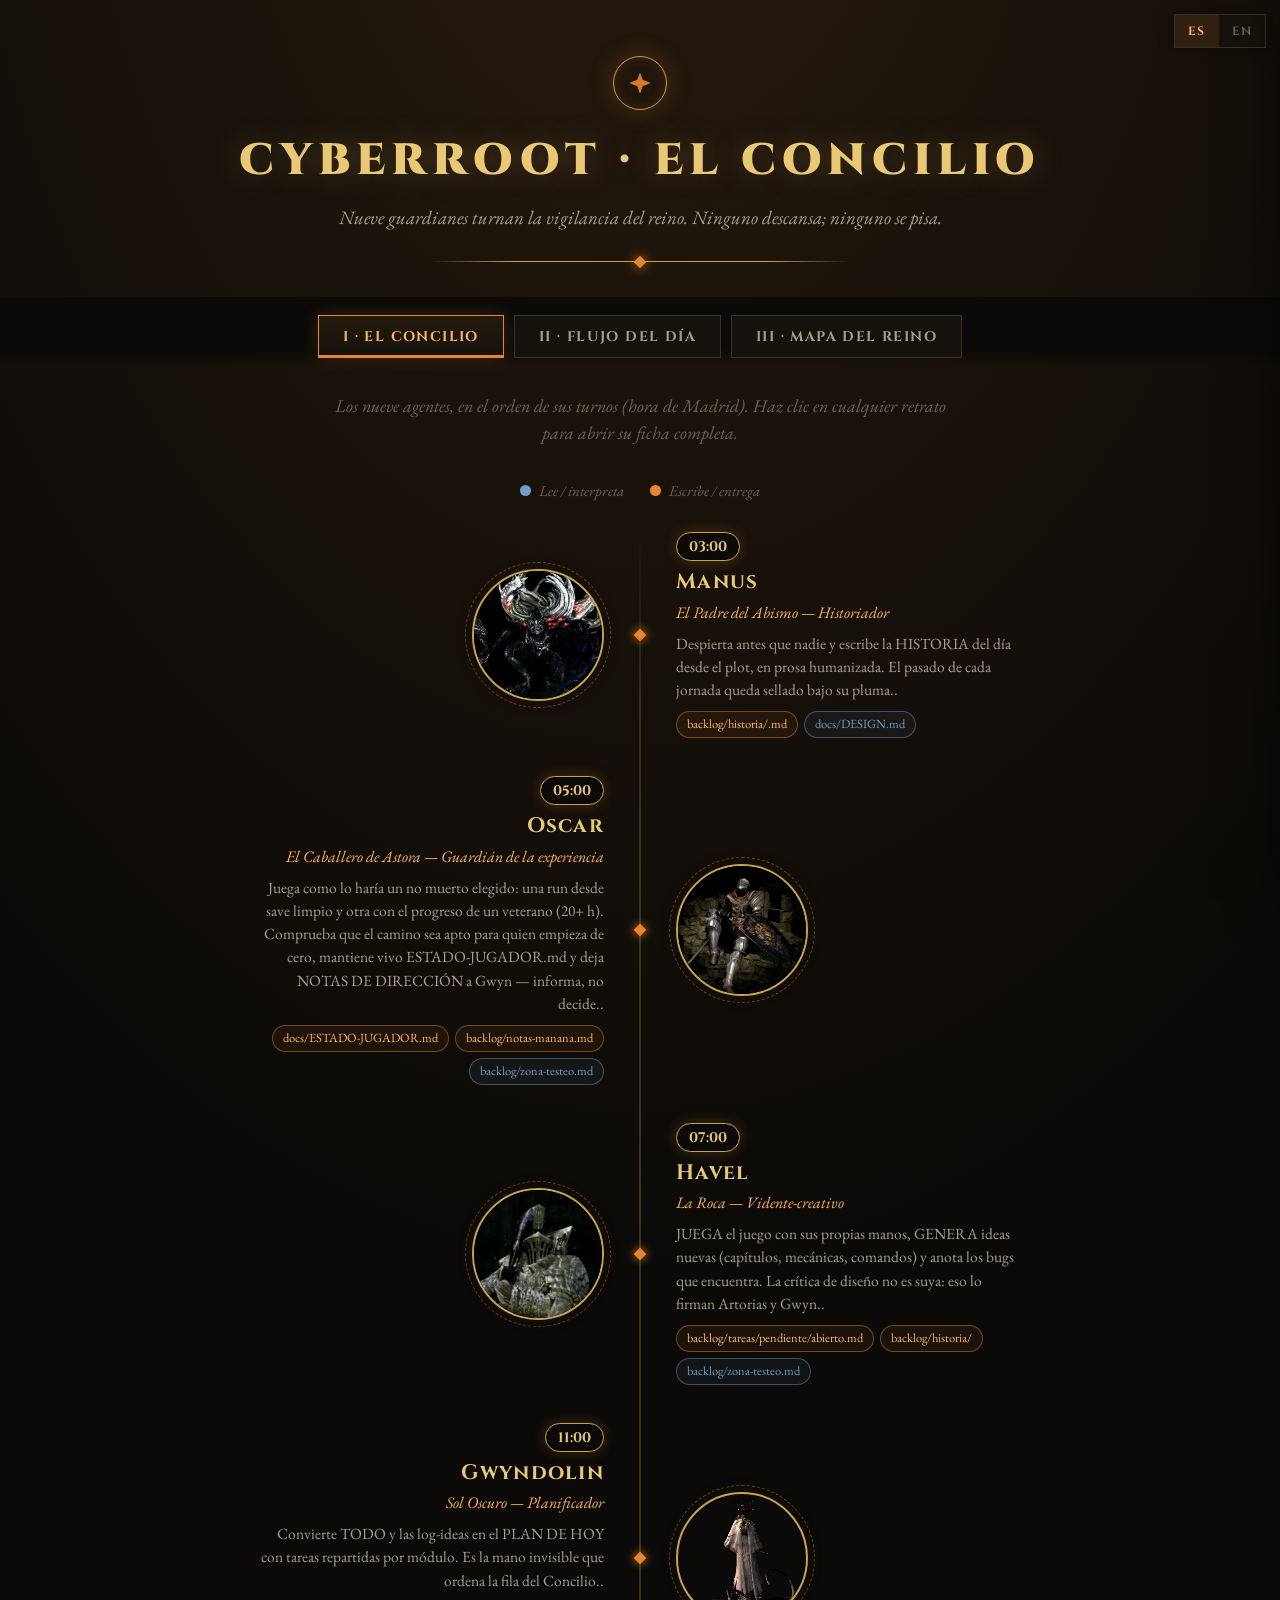
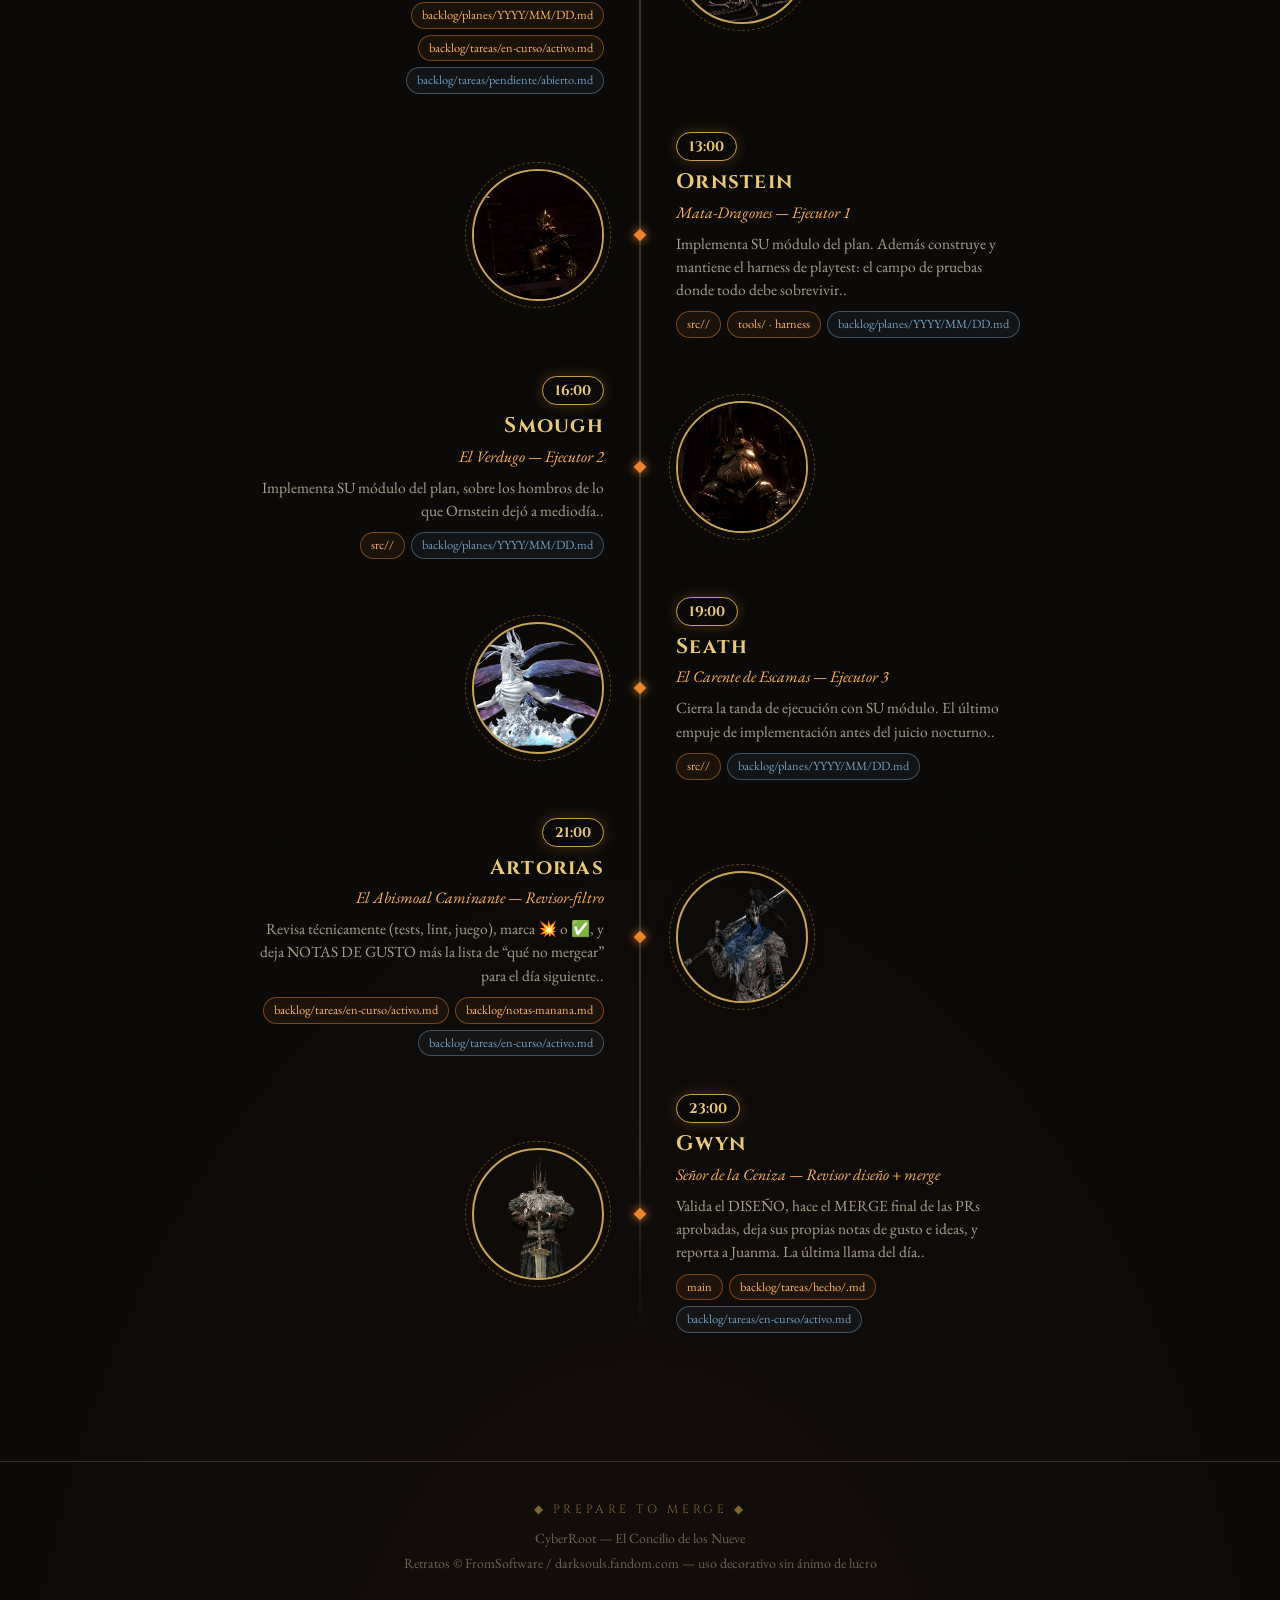
<file: docs/mapa/index.html>
<!DOCTYPE html>
<html lang="es">
<head>
<meta charset="utf-8">
<meta name="viewport" content="width=device-width, initial-scale=1">
<title>CyberRoot · El Concilio</title>
<link rel="preconnect" href="https://fonts.googleapis.com">
<link rel="preconnect" href="https://fonts.gstatic.com" crossorigin>
<link href="https://fonts.googleapis.com/css2?family=Cinzel:wght@500;700;900&family=EB+Garamond:ital,wght@0,400;0,600;1,400&display=swap" rel="stylesheet">
<style>
:root{
  --bg:#0b0a08;
  --panel:#15120d;
  --panel2:#1c1811;
  --line:#3a3122;
  --gold:#c8a24a;
  --gold-bright:#e9c876;
  --ember:#e8862e;
  --ember-bright:#ffb35c;
  --ash:#a89f8d;
  --ash-dim:#6b6355;
  --read:#6f9ec4;
  --write:#e8862e;
  --blood:#8f2f2a;
}
*{margin:0;padding:0;box-sizing:border-box}
html{scroll-behavior:smooth}
body{
  background:
    radial-gradient(ellipse 80% 50% at 50% -10%, rgba(232,134,46,.13), transparent),
    radial-gradient(ellipse 60% 40% at 50% 110%, rgba(143,47,42,.08), transparent),
    var(--bg);
  color:var(--ash);
  font-family:"EB Garamond",Georgia,serif;
  font-size:17px;
  line-height:1.5;
  min-height:100vh;
}
h1,h2,h3,.cz{font-family:"Cinzel",serif}
a{color:var(--gold);text-decoration:none}

header{
  text-align:center;
  padding:56px 20px 28px;
  position:relative;
}
header .sigil{
  width:54px;height:54px;margin:0 auto 18px;
  border:1px solid var(--gold);border-radius:50%;
  display:flex;align-items:center;justify-content:center;
  box-shadow:0 0 24px rgba(232,134,46,.25), inset 0 0 12px rgba(232,134,46,.15);
  animation:breathe 4s ease-in-out infinite;
}
@keyframes breathe{
  0%,100%{box-shadow:0 0 18px rgba(232,134,46,.2), inset 0 0 10px rgba(232,134,46,.12)}
  50%{box-shadow:0 0 34px rgba(232,134,46,.45), inset 0 0 16px rgba(232,134,46,.25)}
}
header h1{
  font-size:clamp(26px,4.5vw,44px);
  font-weight:900;
  letter-spacing:.14em;
  color:var(--gold-bright);
  text-shadow:0 0 30px rgba(233,200,118,.25);
}
header .sub{
  margin-top:10px;
  font-style:italic;
  color:var(--ash);
  font-size:19px;
}
header .rule{
  width:min(420px,70%);
  height:14px;margin:22px auto 0;
  background:
    linear-gradient(90deg,transparent,var(--gold) 20%,var(--gold) 80%,transparent) center/100% 1px no-repeat;
  position:relative;
}
header .rule::after{
  content:"";position:absolute;left:50%;top:50%;
  width:9px;height:9px;background:var(--ember);
  transform:translate(-50%,-50%) rotate(45deg);
  box-shadow:0 0 12px var(--ember);
}

nav.tabs{
  display:flex;justify-content:center;gap:10px;
  padding:18px 16px 8px;flex-wrap:wrap;
  position:sticky;top:0;z-index:40;
  background:linear-gradient(var(--bg) 75%,transparent);
}
nav.tabs button{
  font-family:"Cinzel",serif;font-size:14px;font-weight:700;
  letter-spacing:.1em;text-transform:uppercase;
  background:var(--panel);
  color:var(--ash);
  border:1px solid var(--line);
  padding:11px 24px;cursor:pointer;
  transition:all .25s;
}
nav.tabs button:hover{border-color:var(--gold);color:var(--gold-bright)}
nav.tabs button.on{
  border-color:var(--ember);
  color:var(--ember-bright);
  background:linear-gradient(180deg,#241a0e,var(--panel));
  box-shadow:0 0 18px rgba(232,134,46,.2), inset 0 -2px 0 var(--ember);
}

main{max-width:1080px;margin:0 auto;padding:26px 18px 90px}
.view{display:none;animation:fade .45s ease}
.view.on{display:block}
@keyframes fade{from{opacity:0;transform:translateY(8px)}to{opacity:1;transform:none}}
.view-intro{
  text-align:center;font-style:italic;color:var(--ash-dim);
  max-width:640px;margin:0 auto 34px;font-size:18px;
}

.legend{
  display:flex;justify-content:center;gap:26px;flex-wrap:wrap;
  margin-bottom:30px;font-size:15px;color:var(--ash-dim)
}
.legend span{display:inline-flex;align-items:center;gap:8px}
.legend i{width:11px;height:11px;border-radius:50%;display:inline-block}
.legend .lr{background:var(--read)}
.legend .lw{background:var(--write)}

.timeline{
  position:relative;max-width:760px;margin:0 auto;
}
.timeline::before{
  content:"";position:absolute;left:50%;top:0;bottom:0;width:2px;
  transform:translateX(-50%);
  background:linear-gradient(180deg,transparent,var(--line) 8%,var(--line) 92%,transparent);
}
.step{
  position:relative;display:grid;
  grid-template-columns:1fr 72px 1fr;align-items:center;
  margin-bottom:38px;
}
.step::after{
  content:"";position:absolute;left:50%;top:50%;z-index:2;
  width:9px;height:9px;background:var(--ember);
  transform:translate(-50%,-50%) rotate(45deg);
  box-shadow:0 0 10px var(--ember);
}
.step .time{
  display:inline-block;
  font-family:"Cinzel",serif;font-weight:700;font-size:14px;
  color:var(--gold-bright);
  background:var(--bg);
  border:1px solid var(--gold);
  padding:3px 12px;border-radius:999px;
  white-space:nowrap;
  box-shadow:0 0 14px rgba(232,134,46,.25);
  margin-bottom:6px;
}
.portrait-wrap{grid-column:1;grid-row:1;justify-self:end;display:flex}
.step:nth-child(even) .portrait-wrap{grid-column:3;justify-self:start}
.portrait{
  position:relative;width:132px;height:132px;cursor:pointer;flex-shrink:0;
  transition:transform .25s;
}
.portrait:hover{transform:scale(1.05)}
.portrait img{
  width:100%;height:100%;object-fit:cover;object-position:top center;
  border-radius:50%;
  border:2px solid var(--gold);
  filter:saturate(.85) contrast(1.05);
  box-shadow:0 0 22px rgba(0,0,0,.7), 0 0 16px rgba(232,134,46,.18);
}
.portrait::after{
  content:"";position:absolute;inset:-7px;border-radius:50%;
  border:1px dashed rgba(200,162,74,.4);
}
.step-info{grid-column:3;grid-row:1;max-width:100%}
.step:nth-child(even) .step-info{grid-column:1;grid-row:1;text-align:right;justify-self:end}
.step-info .name{
  font-family:"Cinzel",serif;font-weight:700;font-size:21px;
  color:var(--gold-bright);letter-spacing:.06em;
}
.step-info .role{font-style:italic;color:var(--ember-bright);font-size:16px;margin-top:2px}
.step-info .desc{margin-top:7px;font-size:15.5px;color:var(--ash)}
.step-info .chips{margin-top:10px;display:flex;gap:6px;flex-wrap:wrap}
.step:nth-child(even) .chips{justify-content:flex-end}
.chip{
  font-size:12.5px;padding:3px 10px;border-radius:999px;
  border:1px solid;white-space:nowrap;
}
.chip.r{color:var(--read);border-color:rgba(111,158,196,.45);background:rgba(111,158,196,.07)}
.chip.w{color:var(--ember-bright);border-color:rgba(232,134,46,.45);background:rgba(232,134,46,.07)}

.relay{max-width:720px;margin:0 auto;position:relative}
.relay-node{
  display:flex;gap:20px;align-items:flex-start;
  background:var(--panel);
  border:1px solid var(--line);
  padding:20px 22px;margin-bottom:0;
  position:relative;
  transition:border-color .25s;
}
.relay-node:hover{border-color:var(--gold)}
.relay-node img{
  width:86px;height:86px;object-fit:cover;object-position:top center;
  border-radius:50%;border:2px solid var(--gold);cursor:pointer;flex-shrink:0;
  filter:saturate(.85);
}
.relay-body{flex:1}
.relay-head{display:flex;align-items:baseline;gap:12px;flex-wrap:wrap}
.relay-head .name{font-family:"Cinzel",serif;font-weight:700;font-size:19px;color:var(--gold-bright)}
.relay-head .role{font-style:italic;color:var(--ember-bright);font-size:15px}
.relay-head .model{
  margin-left:auto;font-size:12px;letter-spacing:.08em;text-transform:uppercase;
  color:var(--ash-dim);border:1px solid var(--line);padding:2px 9px;border-radius:999px;
}
.relay-mission{font-size:15.5px;margin-top:6px}
.io{display:flex;flex-direction:column;gap:4px;margin-top:12px;font-size:14.5px}
.io div{display:flex;gap:8px;align-items:baseline}
.io b{font-family:"Cinzel",serif;font-size:11px;letter-spacing:.12em;font-weight:700;width:64px;flex-shrink:0}
.io .lb{color:var(--read)}
.io .wb{color:var(--ember-bright)}
.io code{
  font-family:ui-monospace,Menlo,monospace;font-size:13px;
  background:#000;border:1px solid var(--line);
  padding:1px 7px;border-radius:4px;color:var(--gold);
}
.handoff{
  display:flex;align-items:center;gap:14px;
  padding:4px 0 4px 52px;
}
.handoff .arrow-line{
  flex-shrink:0;width:2px;height:34px;
  background:linear-gradient(var(--ember),transparent);
  position:relative;
}
.handoff .arrow-line::before{
  content:"";position:absolute;bottom:-1px;left:50%;transform:translateX(-50%);
  border:5px solid transparent;border-top-color:var(--ember);
}
.handoff .txt{
  font-style:italic;font-size:14.5px;color:var(--ash-dim);padding-bottom:14px
}
.final-report{
  margin:26px auto 0;max-width:520px;text-align:center;
  border:1px dashed rgba(51,102,51,.8);
  background:rgba(40,66,40,.12);
  padding:16px 22px;border-radius:8px;
}
.final-report .who{font-family:"Cinzel",serif;color:#8fc48f;font-weight:700;letter-spacing:.08em}

.zones{
  display:grid;grid-template-columns:repeat(auto-fit,minmax(280px,1fr));
  gap:20px;margin-bottom:34px;
}
.zone{
  background:var(--panel);
  border:1px solid var(--line);
  border-top:2px solid var(--zone-c,var(--gold));
  padding:0 0 14px;
}
.zone-head{
  padding:14px 18px 10px;display:flex;align-items:baseline;gap:10px;flex-wrap:wrap
}
.zone-head code{
  font-family:"Cinzel",serif;font-weight:700;font-size:17px;
  color:var(--zone-c,var(--gold));
}
.zone-head small{font-style:italic;color:var(--ash-dim)}
.filerow{
  padding:9px 18px;
  border-left:2px solid transparent;
  transition:all .2s;
}
.filerow:hover{background:var(--panel2)}
.filerow.dim{opacity:.22}
.filerow.match{border-left-color:var(--gold);background:var(--panel2)}
.filerow .fname{
  font-family:ui-monospace,Menlo,monospace;font-size:13.5px;color:var(--gold);
}
.filerow .fdesc{font-size:13.5px;font-style:italic;color:var(--ash-dim)}
.avatars{display:flex;gap:5px;margin-top:7px}
.avatar{
  width:30px;height:30px;border-radius:50%;overflow:hidden;
  cursor:pointer;position:relative;border:1.5px solid var(--line);
  opacity:.55;transition:all .2s;
}
.avatar img{width:100%;height:100%;object-fit:cover;object-position:top center}
.avatar.rd:hover,.avatar.rd.hl{border-color:var(--read);opacity:1;box-shadow:0 0 10px rgba(111,158,196,.5)}
.avatar.wr:hover,.avatar.wr.hl{border-color:var(--ember);opacity:1;box-shadow:0 0 10px rgba(232,134,46,.5)}

.agentbar{
  display:flex;justify-content:center;gap:14px;flex-wrap:wrap;
  margin-bottom:26px;padding:18px 12px;
  background:var(--panel);border:1px solid var(--line);
}
.agentbar .ab-agent{
  display:flex;flex-direction:column;align-items:center;gap:6px;cursor:pointer;
  transition:transform .2s;
}
.agentbar .ab-agent:hover{transform:translateY(-3px)}
.agentbar img{
  width:58px;height:58px;border-radius:50%;object-fit:cover;object-position:top;
  border:2px solid var(--line);filter:saturate(.7) brightness(.85);
  transition:all .2s;
}
.agentbar .ab-agent.on img,.agentbar img:hover{border-color:var(--gold);filter:none}
.agentbar .ab-name{font-family:"Cinzel",serif;font-size:11px;color:var(--ash-dim);letter-spacing:.05em}
.agentbar .ab-agent.on .ab-name{color:var(--gold-bright)}

.golden{
  max-width:760px;margin:0 auto 30px;
  border:1px solid rgba(143,47,42,.55);
  background:linear-gradient(180deg,rgba(143,47,42,.09),transparent 60%),var(--panel);
  padding:18px 24px;
}
.golden h3{color:#d98a85;font-size:15px;letter-spacing:.14em;text-transform:uppercase}
.golden ol{margin:10px 0 0 22px;font-size:15.5px}
.golden ol li{margin:3px 0}
.golden code{font-family:ui-monospace,monospace;font-size:13px;color:var(--gold)}
.golden .never{margin-top:10px;font-style:italic;color:var(--ash-dim);font-size:14.5px}

.drawer-bg{
  position:fixed;inset:0;background:rgba(0,0,0,.65);backdrop-filter:blur(2px);
  opacity:0;pointer-events:none;transition:opacity .3s;z-index:90;
}
.drawer-bg.open{opacity:1;pointer-events:auto}
.drawer{
  position:fixed;top:0;right:0;bottom:0;width:min(430px,92vw);
  background:linear-gradient(180deg,#1a150e,var(--panel));
  border-left:1px solid var(--gold);
  transform:translateX(105%);transition:transform .35s cubic-bezier(.2,.8,.25,1);
  z-index:100;overflow-y:auto;
  box-shadow:-20px 0 50px rgba(0,0,0,.6);
}
.drawer.open{transform:none}
.drawer-close{
  position:absolute;top:14px;right:14px;z-index:2;
  background:none;border:1px solid var(--line);color:var(--ash);
  width:36px;height:36px;border-radius:50%;cursor:pointer;font-size:17px;
  transition:all .2s;
}
.drawer-close:hover{border-color:var(--ember);color:var(--ember-bright)}
.drawer-hero{position:relative;height:230px;overflow:hidden;border-bottom:1px solid var(--line)}
.drawer-hero img{
  width:100%;height:100%;object-fit:cover;object-position:top center;
  filter:saturate(.9);
  mask-image:linear-gradient(180deg,#000 55%,transparent);
  -webkit-mask-image:linear-gradient(180deg,#000 55%,transparent);
}
.drawer-hero .dh-name{
  position:absolute;left:22px;bottom:12px;
  font-family:"Cinzel",serif;font-weight:900;font-size:27px;color:var(--gold-bright);
  text-shadow:0 2px 14px #000;
}
.drawer-body{padding:20px 24px 40px}
.d-meta{display:flex;gap:10px;flex-wrap:wrap;margin-bottom:14px}
.d-meta span{
  font-family:"Cinzel",serif;font-size:12px;letter-spacing:.1em;text-transform:uppercase;
  border:1px solid var(--gold);color:var(--gold-bright);padding:4px 12px;border-radius:999px;
}
.d-sec{margin-top:18px}
.d-sec h4{
  font-family:"Cinzel",serif;font-size:12.5px;letter-spacing:.16em;text-transform:uppercase;
  color:var(--ash-dim);margin-bottom:8px;
}
.d-sec.mission p{font-style:italic;font-size:16.5px;color:var(--ash)}
.d-list{list-style:none}
.d-list li{
  padding:7px 0 7px 18px;position:relative;font-size:15px;
  border-bottom:1px solid rgba(58,49,34,.5);
}
.d-list li::before{
  content:"";position:absolute;left:2px;top:14px;width:6px;height:6px;transform:rotate(45deg);
}
.d-list.read li::before{background:var(--read)}
.d-list.write li::before{background:var(--ember)}
.d-list code{font-family:ui-monospace,monospace;font-size:13px;color:var(--gold)}

footer{
  text-align:center;padding:34px 20px 44px;border-top:1px solid var(--line);
  color:var(--ash-dim);font-size:14px;
}
footer p{margin:4px 0}
footer .souls{
  font-family:"Cinzel",serif;letter-spacing:.3em;color:var(--gold);opacity:.6;
  font-size:12px;margin-bottom:10px;
}

.lang-switch{
  position:fixed;top:14px;right:14px;z-index:60;display:flex;
  border:1px solid var(--line);background:var(--panel);
  box-shadow:0 0 14px rgba(0,0,0,.5);
}
.lang-switch button{
  font-family:"Cinzel",serif;font-size:12px;font-weight:700;letter-spacing:.1em;
  background:none;border:none;color:var(--ash-dim);
  padding:8px 13px;cursor:pointer;transition:all .2s;
}
.lang-switch button.on{color:var(--ember-bright);background:rgba(232,134,46,.12)}

@media(max-width:640px){
  /* El Concilio: alineamos la línea temporal y el rombo al borde del retrato (84px, columna 100px),
     no al centro de la pantalla — el retrato justificado a la izquierda ocupaba el rombo. */
  .timeline::before{left:92px}
  .step,.step:nth-child(even){grid-template-columns:100px 1fr}
  .step::after{left:92px}
  .portrait-wrap,.step:nth-child(even) .portrait-wrap{grid-column:1;justify-self:start}
  .step-info,.step:nth-child(even) .step-info{grid-column:2;text-align:left;justify-self:start;padding-left:6px}
  .portrait{width:84px;height:84px}
  .step-info,.step:nth-child(even) .step-info{padding-top:4px;justify-self:start}
  .step:nth-child(even) .chips{justify-content:flex-start}
  /* Flujo: evitamos que las rutas en code desborden la caja en móvil */
  .relay{max-width:100%}
  .relay-node{flex-wrap:wrap}
  .relay-body{min-width:0;flex:1 1 220px}
  .relay-head{flex-wrap:wrap}
  .relay-mission,.io code,.relay-head .role{overflow-wrap:anywhere;word-break:break-word}
  .io b{width:auto;min-width:64px}
  .handoff{padding-left:0}
}
</style>
</head>
<body>

<div class="lang-switch">
  <button id="langEs">ES</button>
  <button id="langEn">EN</button>
</div>

<header>
  <div class="sigil">
    <svg width="26" height="26" viewBox="0 0 24 24" fill="none">
      <path d="M12 2 L14.5 9 L22 12 L14.5 15 L12 22 L9.5 15 L2 12 L9.5 9 Z" fill="#e8862e" opacity=".9"/>
    </svg>
  </div>
  <h1 data-i18n="title">CYBERROOT · EL CONCILIO</h1>
  <p class="sub" data-i18n="subtitle">Nueve guardianes turnan la vigilancia del reino. Ninguno descansa; ninguno se pisa.</p>
  <div class="rule"></div>
</header>

<nav class="tabs">
  <button data-view="concilio" class="on" data-i18n="tab1">I · El Concilio</button>
  <button data-view="flujo" data-i18n="tab2">II · Flujo del Día</button>
  <button data-view="mapa" data-i18n="tab3">III · Mapa del Reino</button>
</nav>

<main>

  <section class="view on" id="view-concilio">
    <p class="view-intro" data-i18n="intro1">Los nueve agentes, en el orden de sus turnos (hora de Madrid). Haz clic en cualquier retrato para abrir su ficha completa.</p>
    <div class="legend">
      <span><i class="lr"></i> <em data-i18n="legendR">Lee / interpreta</em></span>
      <span><i class="lw"></i> <em data-i18n="legendW">Escribe / entrega</em></span>
    </div>
    <div class="timeline" id="timeline"></div>
  </section>

  <section class="view" id="view-flujo">
    <p class="view-intro" data-i18n="intro2">El relevo completo de una jornada: qué recibe cada guardián, qué hace y qué deja tras de sí para el siguiente.</p>
    <div class="relay" id="relay"></div>
    <div class="final-report">
      <div class="who">GWYN → JUANMA</div>
      <p style="margin-top:6px;font-size:15.5px" data-i18n="finalReport">Al cierre de cada día, el informe final llega a Telegram: qué se hizo, qué se rompió y qué aguarda en el alba.</p>
    </div>
  </section>

  <section class="view" id="view-mapa">
    <p class="view-intro" data-i18n="intro3">Las tres regiones del repositorio y quién pisa cada rincón. Pasa el cursor por un agente para iluminar su territorio; haz clic para ver su ficha.</p>
    <div class="agentbar" id="agentbar"></div>
    <div class="golden">
      <h3 data-i18n="goldenTitle">La Regla de Oro — Paso 0</h3>
      <ol>
        <li data-i18n="g1"><code>docs/PROJECT-MAP.md</code> → visión general</li>
        <li data-i18n="g2"><code>docs/AGENTES.md</code> → qué hace cada agente</li>
        <li data-i18n="g3"><code>backlog/INDICE.md</code> → mapa del backlog (solo tu rol)</li>
        <li data-i18n="g4"><code>docs/DESIGN.md</code> → la visión que no puedes romper</li>
        <li data-i18n="g5">(según tu rol) planes · historia · investigación</li>
        <li data-i18n="g6"><code>backlog/mejoras/pendiente/propuestas.md</code> → auto-mejora pendiente</li>
      </ol>
      <p class="never" data-i18n="goldenNever">Nunca leas el código entero del repo. Solo lo que tu tarea demande.</p>
    </div>
    <div class="zones" id="zones"></div>
  </section>

</main>

<div class="drawer-bg" id="drawerBg"></div>
<aside class="drawer" id="drawer">
  <button class="drawer-close" id="drawerClose" aria-label="Cerrar">✕</button>
  <div id="drawerContent"></div>
</aside>

<footer>
  <p class="souls">◆ PREPARE TO MERGE ◆</p>
  <p data-i18n="footerLine">CyberRoot — El Concilio de los Nueve</p>
  <p data-i18n="footerCredit">Retratos © FromSoftware / darksouls.fandom.com — uso decorativo sin ánimo de lucro</p>
</footer>

<script>
let lang = localStorage.getItem("cyberroot-lang") || "es";
const L = o => o[lang];

const UI = {
  title:{es:"CYBERROOT · EL CONCILIO",en:"CYBERROOT · THE COUNCIL"},
  subtitle:{es:"Nueve guardianes turnan la vigilancia del reino. Ninguno descansa; ninguno se pisa.",en:"Nine guardians keep watch over the realm in shifts. None rest; none tread on another."},
  tab1:{es:"I · El Concilio",en:"I · The Council"},
  tab2:{es:"II · Flujo del Día",en:"II · Daily Flow"},
  tab3:{es:"III · Mapa del Reino",en:"III · Map of the Realm"},
  intro1:{es:"Los nueve agentes, en el orden de sus turnos (hora de Madrid). Haz clic en cualquier retrato para abrir su ficha completa.",en:"The nine agents, in shift order (Madrid time). Click any portrait to open their full card."},
  intro2:{es:"El relevo completo de una jornada: qué recibe cada guardián, qué hace y qué deja tras de sí para el siguiente.",en:"The full relay of a day: what each guardian receives, what they do, and what they leave behind for the next."},
  intro3:{es:"Las tres regiones del repositorio y quién pisa cada rincón. Pasa el cursor por un agente para iluminar su territorio; haz clic para ver su ficha.",en:"The three regions of the repository and who walks every corner. Hover an agent to light up their territory; click to see their card."},
  legendR:{es:"Lee / interpreta",en:"Reads / interprets"},
  legendW:{es:"Escribe / entrega",en:"Writes / delivers"},
  finalReport:{es:"Al cierre de cada día, el informe final llega a Telegram: qué se hizo, qué se rompió y qué aguarda en el alba.",en:"At the close of each day, the final report reaches Telegram: what was done, what broke, and what awaits at dawn."},
  goldenTitle:{es:"La Regla de Oro — Paso 0",en:"The Golden Rule — Step 0"},
  g1:{es:'<code>docs/PROJECT-MAP.md</code> → visión general',en:'<code>docs/PROJECT-MAP.md</code> → big-picture view'},
  g2:{es:'<code>docs/AGENTES.md</code> → qué hace cada agente',en:'<code>docs/AGENTES.md</code> → what each agent does'},
  g3:{es:'<code>backlog/INDICE.md</code> → mapa del backlog (lee solo tu rol)',en:'<code>backlog/INDICE.md</code> → backlog map (read only your role)'},
  g4:{es:'<code>docs/DESIGN.md</code> → la visión que no puedes romper',en:'<code>docs/DESIGN.md</code> → the vision you must not break'},
  g5:{es:'(según tu rol) planes · historia · investigación',en:'(per your role) plans · story · research'},
  g6:{es:'<code>backlog/mejoras/pendiente/propuestas.md</code> → auto-mejora pendiente',en:'<code>backlog/mejoras/pendiente/propuestas.md</code> → pending self-improvement'},
  goldenNever:{es:"Nunca leas el código entero del repo. Solo lo que tu tarea demande.",en:"Never read the whole repo's code. Only what your task demands."},
  reads:{es:"LEE",en:"READS"},
  writes:{es:"ESCRIBE",en:"WRITES"},
  mission:{es:"Misión",en:"Mission"},
  drawerReads:{es:"Lee · interpreta",en:"Reads · interprets"},
  drawerWrites:{es:"Escribe · entrega",en:"Writes · delivers"},
  madrid:{es:"Madrid",en:"Madrid"},
  allRead:{es:"todos lo leen (Paso 0)",en:"everyone reads it (Step 0)"},
  allWrite:{es:"cualquiera puede proponer",en:"anyone may propose"},
  readsHint:{es:"lee",en:"reads"},
  writesHint:{es:"escribe",en:"writes"},
  footerLine:{es:"CyberRoot — El Concilio de los Nueve",en:"CyberRoot — The Council of Nine"},
  footerCredit:{es:"Retratos © FromSoftware / darksouls.fandom.com — uso decorativo sin ánimo de lucro",en:"Portraits © FromSoftware / darksouls.fandom.com — decorative, non-commercial use"}
};

const A = [
  {
    id:"manus", name:"Manus", hour:"03:00", model:"muse-spark-1.2-contributor", img:"assets/manus.webp",
    title:{es:"El Padre del Abismo",en:"Father of the Abyss"},
    role:{es:"Historiador",en:"Historian"},
    mission:{
      es:"Despierta antes que nadie y escribe la HISTORIA del día desde el plot, en prosa humanizada. El pasado de cada jornada queda sellado bajo su pluma.",
      en:"Wakes before anyone else and writes the day's STORY from the plot, in humanized prose. Each day's past is sealed under his quill."},
    read:[
      ["docs/DESIGN.md",{es:"la visión que narra",en:"the vision he narrates"}],
      ["docs/SKILLS-ANTISLOP.md",{es:"guía de estilo anti-AI-slop",en:"anti-AI-slop style guide"}],
      ["backlog/tareas/en-curso/activo.md",{es:"qué se ejecuta hoy",en:"what runs today"}]],
    write:[
      ["backlog/historia/<fecha>.md",{es:"la crónica del día",en:"the day's chronicle"}]],
    handoff:{
      es:"Deja la crónica escrita. El sueño del abismo guarda el registro.",
      en:"He leaves the chronicle written. The abyss's dream keeps the record."}
  },
  {
    id:"oscar", name:"Oscar", hour:"05:00", model:"muse-spark-1.2-contributor", img:"assets/oscar.webp",
    title:{es:"El Caballero de Astora",en:"The Knight of Astora"},
    role:{es:"Guardián de la experiencia",en:"Guardian of the experience"},
    mission:{
      es:"Juega como lo haría un no muerto elegido: una run desde save limpio y otra con el progreso de un veterano (20+ h). Comprueba que el camino sea apto para quien empieza de cero, mantiene vivo ESTADO-JUGADOR.md y deja NOTAS DE DIRECCIÓN a Gwyn — informa, no decide.",
      en:"Plays as an undead chosen would: one run from a clean save and another with a veteran's progress (20+ h). Ensures the path suits someone starting from zero, keeps ESTADO-JUGADOR.md alive and leaves DIRECTION NOTES to Gwyn — he informs, he does not decide."},
    read:[
      ["backlog/zona-testeo.md",{es:"la zona 🔬 de hoy (decidió Gwyn)",en:"today's zone 🔬 (set by Gwyn)"}],
      ["docs/ESTADO-JUGADOR.md",{es:"lo que dejó ayer (su doc vivo)",en:"what he left yesterday (his living doc)"}],
      ["docs/DESIGN.md",{es:"la visión que protege",en:"the vision he protects"}],
      ["build jugable de src/",{es:"juega como jugador de verdad",en:"plays as a real player"}]],
    write:[
      ["docs/ESTADO-JUGADOR.md",{es:"estado global jugable + run de referencia",en:"global playable state + reference run"}],
      ["backlog/notas-manana.md",{es:"notas de DIRECCIÓN para Gwyn (🧭)",en:"DIRECTION notes for Gwyn (🧭)"}],
      ["backlog/tareas/pendiente/abierto.md",{es:"sus [BUG] e ideas",en:"his bugs and ideas"}]],
    handoff:{
      es:"Su lectura del camino llega a Havel (07:00) y su dirección a Gwyn (23:00).",
      en:"His reading of the path reaches Havel (07:00) and his direction reaches Gwyn (23:00)."}
  },
  {
    id:"havel", name:"Havel", hour:"07:00", model:"muse-spark-1.2-contributor", img:"assets/havel.webp",
    title:{es:"La Roca",en:"The Rock"},
    role:{es:"Vidente-creativo",en:"Seer-creator"},
    mission:{
      es:"JUEGA el juego con sus propias manos, GENERA ideas nuevas (capítulos, mecánicas, comandos) y anota los bugs que encuentra. La crítica de diseño no es suya: eso lo firman Artorias y Gwyn.",
      en:"PLAYS the game with his own hands, GENERATES new ideas (chapters, mechanics, commands) and notes the bugs he finds. Design critique is not his call: Artorias and Gwyn sign that."},
    read:[
      ["backlog/zona-testeo.md",{es:"la zona 🔬 que continúa",en:"the zone he continues"}],
      ["docs/worklog/",{es:"la bitácora de ayer",en:"yesterday's log"}],
      ["build jugable de src/",{es:"juega el juego real",en:"plays the real game"}]],
    write:[
      ["backlog/tareas/pendiente/abierto.md",{es:"ideas, bugs e inspiraciones",en:"ideas, bugs and inspirations"}],
      ["backlog/historia/",{es:"chispas narrativas",en:"narrative sparks"}]],
    handoff:{
      es:"Su lista de ideas y bugs alimenta el plan de mediodía.",
      en:"His list of ideas and bugs feeds the noon plan."}
  },
  {
    id:"gwyndolin", name:"Gwyndolin", hour:"11:00", model:"glm", img:"assets/gwyndolin.webp",
    title:{es:"Sol Oscuro",en:"Dark Sun"},
    role:{es:"Planificador",en:"Planner"},
    mission:{
      es:"Convierte TODO y las log-ideas en el PLAN DE HOY con tareas repartidas por módulo. Es la mano invisible que ordena la fila del Concilio.",
      en:"Turns TODO and log-ideas into TODAY'S PLAN with tasks split by module. The invisible hand that lines up the Council."},
    read:[
      ["backlog/tareas/pendiente/abierto.md",{es:"tareas e ideas pendientes",en:"pending tasks and ideas"}],
      ["backlog/notas-manana.md",{es:"las notas 🧭/🎯 de la noche",en:"last night's notes"}],
      ["backlog/historia/",{es:"contexto narrativo",en:"narrative context"}],
      ["docs/DESIGN.md",{es:"la visión intocable",en:"the untouchable vision"}],
      ["docs/AGENTES.md",{es:"quién es quién",en:"who is who"}]],
    write:[
      ["backlog/planes/YYYY/MM/DD.md",{es:"el plan de HOY, tarea a tarea",en:"TODAY's plan, task by task"}],
      ["backlog/tareas/en-curso/activo.md",{es:"tareas elegidas → en curso",en:"chosen tasks → in progress"}]],
    handoff:{
      es:"Publica el plan. Los tres ejecutores ya tienen su misión.",
      en:"He publishes the plan. The three executors already have their mission."}
  },
  {
    id:"ornstein", name:"Ornstein", hour:"13:00", model:"muse-spark-1.2-contributor", img:"assets/ornstein.webp",
    title:{es:"Mata-Dragones",en:"Dragonslayer"},
    role:{es:"Ejecutor 1",en:"Executor 1"},
    mission:{
      es:"Implementa SU módulo del plan. Además construye y mantiene el harness de playtest: el campo de pruebas donde todo debe sobrevivir.",
      en:"Implements HIS module of the plan. Also builds and maintains the playtest harness: the proving ground everything must survive."},
    read:[
      ["backlog/planes/YYYY/MM/DD.md",{es:"SU tarea del plan",en:"HIS task from the plan"}],
      ["src/",{es:"el código que toca extender",en:"the code he is to extend"}]],
    write:[
      ["src/<módulo>/",{es:"implementación + tests",en:"implementation + tests"}],
      ["tools/ · harness",{es:"playtest automatizado",en:"automated playtest"}]],
    handoff:{
      es:"PR abierta con tests. La lanza deja el primer trofeo del día.",
      en:"PR opened with tests. The spear claims the day's first trophy."}
  },
  {
    id:"smough", name:"Smough", hour:"16:00", model:"muse-spark-1.2-contributor", img:"assets/smough.webp",
    title:{es:"El Verdugo",en:"The Executioner"},
    role:{es:"Ejecutor 2",en:"Executor 2"},
    mission:{
      es:"Implementa SU módulo del plan, sobre los hombros de lo que Ornstein dejó a mediodía.",
      en:"Implements HIS module of the plan, on the shoulders of what Ornstein left at noon."},
    read:[
      ["backlog/planes/YYYY/MM/DD.md",{es:"SU tarea del plan",en:"HIS task from the plan"}],
      ["src/",{es:"el estado del código a las 16:00",en:"the state of the code at 16:00"}]],
    write:[
      ["src/<módulo>/",{es:"implementación + tests",en:"implementation + tests"}]],
    handoff:{
      es:"Segunda PR del relevo. El martillo cae pesado pero limpio.",
      en:"Second PR of the relay. The hammer falls heavy but clean."}
  },
  {
    id:"seath", name:"Seath", hour:"19:00", model:"muse-spark-1.2-contributor", img:"assets/seath.webp",
    title:{es:"El Carente de Escamas",en:"The Scaleless"},
    role:{es:"Ejecutor 3",en:"Executor 3"},
    mission:{
      es:"Cierra la tanda de ejecución con SU módulo. El último empuje de implementación antes del juicio nocturno.",
      en:"Closes the execution round with HIS module. The final implementation push before the night's judgement."},
    read:[
      ["backlog/planes/YYYY/MM/DD.md",{es:"SU tarea del plan",en:"HIS task from the plan"}],
      ["src/",{es:"el código heredado del día",en:"the code inherited from the day"}]],
    write:[
      ["src/<módulo>/",{es:"implementación + tests",en:"implementation + tests"}]],
    handoff:{
      es:"Tercera PR. El conocimiento acumulado queda listo para ser juzgado.",
      en:"Third PR. The gathered knowledge stands ready for judgement."}
  },
  {
    id:"artorias", name:"Artorias", hour:"21:00", model:"muse-spark-1.2-contributor", img:"assets/artorias.webp",
    title:{es:"El Abismoal Caminante",en:"The Abysswalker"},
    role:{es:"Revisor-filtro",en:"Gatekeeper reviewer"},
    mission:{
      es:"Revisa técnicamente (tests, lint, juego), marca 💥 o ✅, y deja NOTAS DE GUSTO más la lista de \u201cqué no mergear\u201d para el día siguiente.",
      en:"Reviews technically (tests, lint, game), marks 💥 or ✅, and leaves TASTE NOTES plus the \u201cwhat not to merge\u201d list for the next day."},
    read:[
      ["backlog/tareas/en-curso/activo.md",{es:"qué se hizo hoy",en:"today's done tasks"}],
      ["PRs y ramas feat/*",{es:"el trabajo del día",en:"the day's work"}],
      ["src/ + tests",{es:"verificación real",en:"real verification"}]],
    write:[
      ["backlog/tareas/en-curso/activo.md",{es:"veredictos 💥/✅ junto a cada línea",en:"💥/✅ verdicts beside each task"}],
      ["backlog/notas-manana.md",{es:"notas de gusto + qué no mergear (🎯)",en:"taste notes + what not to merge (🎯)"}],
      ["docs/worklog/",{es:"su huella diaria",en:"his daily trace"}]],
    handoff:{
      es:"El filtro está hecho: lo digno pasa, lo roto queda señalado.",
      en:"The filtering is done: the worthy pass, the broken are marked."}
  },
  {
    id:"gwyn", name:"Gwyn", hour:"23:00", model:"glm", img:"assets/gwyn.webp",
    title:{es:"Señor de la Ceniza",en:"Lord of Cinder"},
    role:{es:"Revisor diseño + merge",en:"Design reviewer + merge"},
    mission:{
      es:"Valida el DISEÑO, hace el MERGE final de las PRs aprobadas, deja sus propias notas de gusto e ideas, y reporta a Juanma. La última llama del día.",
      en:"Validates the DESIGN, performs the final MERGE of approved PRs, leaves his own taste notes and ideas, and reports to Juanma. The day's last flame."},
    read:[
      ["backlog/tareas/en-curso/activo.md",{es:"los veredictos de Artorias",en:"Artorias's verdicts"}],
      ["backlog/notas-manana.md",{es:"las notas 🧭/🎯 de la tarde",en:"the evening's notes"}],
      ["PRs y ramas feat/*",{es:"lo que merece entrar",en:"what deserves to land"}],
      ["docs/DESIGN.md",{es:"¿se respetó la visión?",en:"was the vision honored?"}]],
    write:[
      ["main",{es:"merge final de las PRs",en:"final PR merge"}],
      ["backlog/tareas/hecho/<mes>.md",{es:"archiva lo mergeado (por mes)",en:"archives merged work (by month)"}],
      ["backlog/zona-testeo.md",{es:"la ZONA 🔬 de mañana (sobrescribe)",en:"tomorrow's ZONE 🔬 (overwrites it)"}],
      ["Telegram de Juanma",{es:"informe diario",en:"daily report"}]],
    handoff:{
      es:"El informe vuela a Juanma. El Concilio duerme; la hoguera sigue encendida.",
      en:"The report flies to Juanma. The Council sleeps; the bonfire stays lit."}
  }
];

const ZONES = [
  { code:"backlog/", color:"#2f7a4a", desc:{es:"LA COLA DE TRABAJO (vivo)",en:"THE WORK QUEUE (alive)"}, files:[
    { f:"INDICE.md", rd:["todos"], wr:[], d:{es:"mapa del backlog: qué fichero lee/escribe cada rol",en:"backlog map: which file each role reads/writes"} },
    { f:"zona-testeo.md", rd:["oscar","havel"], wr:["gwyn"], d:{es:"la zona 🔬 del día: Gwyn la decide al cierre",en:"the day's zone 🔬: Gwyn sets it at close"} },
    { f:"notas-manana.md", rd:["gwyndolin","gwyn"], wr:["oscar","artorias","gwyn"], d:{es:"notas rodantes: 🧭 dirección de Oscar · 🎯 revisores",en:"rolling notes: 🧭 Oscar's direction · 🎯 reviewers"} },
    { f:"tareas/pendiente/abierto.md", rd:["gwyndolin"], wr:["havel","oscar","artorias"], d:{es:"tareas [PENDIENTE] / [BUG] / ideas abiertas",en:"pending / bug / open ideas"} },
    { f:"tareas/en-curso/activo.md", rd:["manus","gwyndolin","ornstein","smough","seath","artorias","gwyn"], wr:["gwyndolin"], d:{es:"lo que se ejecuta HOY + veredictos 💥/✅",en:"what runs TODAY + verdicts"} },
    { f:"tareas/hecho/<AAAA-MM>.md", rd:[], wr:["gwyn"], d:{es:"archivo POR MES de lo completado",en:"monthly archive of completed work"} },
    { f:"planes/YYYY/MM/DD.md", rd:["ornstein","smough","seath"], wr:["gwyndolin"], d:{es:"plan del HOY (histórico por fecha)",en:"TODAY's plan (historical by date)"} },
    { f:"historia/", rd:["gwyndolin","havel"], wr:["manus"], d:{es:"ÍNDICE · PERSONAJES · ESCENARIOS · CAPITULOS",en:"INDEX · CHARACTERS · SCENARIOS · CHAPTERS"} },
    { f:"mejoras/pendiente/propuestas.md", rd:[], wr:["todos"], d:{es:"buzón de auto-mejora del Concilio",en:"the Council's self-improvement mailbox"} }
  ]},
  { code:"docs/", color:"#4a78a0", desc:{es:"EL CONOCIMIENTO (permanente)",en:"THE KNOWLEDGE (permanent)"}, files:[
    { f:"PROJECT-MAP.md", rd:["todos"], wr:[], d:{es:"índice maestro — lectura obligada (Paso 0)",en:"master index — mandatory reading (Step 0)"} },
    { f:"AGENTES.md", rd:["todos"], wr:[], d:{es:"roles del Concilio + delegación + skills",en:"Council roles + delegation + skills"} },
    { f:"DESIGN.md", rd:["todos"], wr:[], d:{es:"diseño del juego — la visión que no se rompe",en:"game design — the vision that must not break"} },
    { f:"ESTADO-JUGADOR.md", rd:["havel","gwyn"], wr:["oscar"], d:{es:"qué está jugable HOY de principio a fin + run de referencia",en:"what is playable TODAY end-to-end + reference run"} },
    { f:"SKILLS-ANTISLOP.md", rd:["manus"], wr:[], d:{es:"guía anti-AI-slop",en:"anti-AI-slop guide"} },
    { f:"worklog/YYYY/MM/DD.md", rd:["havel"], wr:["todos"], d:{es:"bitácora diaria — la huella de cada uno",en:"daily log — everyone's trace"} }
  ]},
  { code:"src/ · git", color:"#a04a4a", desc:{es:"EL JUEGO (construido)",en:"THE GAME (built)"}, files:[
    { f:"core/ render/", rd:["havel","oscar","artorias"], wr:["ornstein","smough","seath"], d:{es:"lógica + tests · Pyxel — creado en Fase 0",en:"logic + tests · Pyxel — created in Phase 0"} },
    { f:"ramas feat/* · PRs", rd:["artorias","gwyn"], wr:["ornstein","smough","seath"], d:{es:"una rama por tarea, un juicio por rama",en:"one branch per task, one judgement per branch"} },
    { f:"main", rd:[], wr:["gwyn"], d:{es:"tras el merge final de Gwyn",en:"after Gwyn's final merge"} },
    { f:"Telegram → Juanma", rd:[], wr:["gwyn"], d:{es:"el informe nocturno",en:"the nightly report"} }
  ]}
];

const byId = Object.fromEntries(A.map(a=>[a.id,a]));
const $ = s=>document.querySelector(s);

function chip(kind,label){
  const cls = kind==="r"?"chip r":"chip w";
  return `<span class="${cls}">${label}</span>`;
}

function buildTimeline(){
  $("#timeline").innerHTML = A.map(a=>`
    <div class="step">
      <div class="portrait-wrap">
        <div class="portrait" data-open="${a.id}">
          <img src="${a.img}" alt="${a.name}" loading="lazy">
        </div>
      </div>
      <div class="step-info">
        <div class="time">${a.hour}</div>
        <div class="name">${a.name}</div>
        <div class="role">${L(a.title)} — ${L(a.role)}</div>
        <div class="desc">${L(a.mission).split(". ").slice(0,2).join(". ")}.</div>
        <div class="chips">
          ${a.write.slice(0,2).map(w=>chip("w",w[0])).join("")}
          ${a.read.slice(0,1).map(r=>chip("r",r[0])).join("")}
        </div>
      </div>
    </div>`).join("");
}

function buildRelay(){
  $("#relay").innerHTML = A.map((a,i)=>`
    ${i>0?`<div class="handoff"><div class="arrow-line"></div><div class="txt">${L(A[i-1].handoff)}</div></div>`:""}
    <div class="relay-node">
      <img src="${a.img}" alt="${a.name}" data-open="${a.id}">
      <div class="relay-body">
        <div class="relay-head">
          <span class="name">${a.hour} · ${a.name}</span>
          <span class="role">${L(a.role)}</span>
          <span class="model">${a.model}</span>
        </div>
        <p class="relay-mission">${L(a.mission)}</p>
        <div class="io">
          <div><b class="lb">${UI.reads[lang]}</b><span>${a.read.map(r=>`<code>${r[0]}</code>`).join(" ")}</span></div>
          <div><b class="wb">${UI.writes[lang]}</b><span>${a.write.map(w=>`<code>${w[0]}</code>`).join(" ")}</span></div>
        </div>
      </div>
    </div>`).join("");
}

function avatar(id,kind){
  const a = byId[id];
  const hint = kind==="rd"?UI.readsHint[lang]:UI.writesHint[lang];
  return `<span class="avatar ${kind}" data-open="${id}" title="${a.name} (${hint})"><img src="${a.img}" alt="${a.name}"></span>`;
}

function buildZones(){
  $("#zones").innerHTML = ZONES.map(z=>`
    <div class="zone" style="--zone-c:${z.color}">
      <div class="zone-head"><code>${z.code}</code><small>${L(z.desc)}</small></div>
      ${z.files.map(f=>`
        <div class="filerow" data-rd="${f.rd.join(" ")}" data-wr="${f.wr.join(" ")}">
          <div class="fname">${f.f}</div>
          <div class="fdesc">${L(f.d)}</div>
          <div class="avatars">
            ${f.rd.filter(x=>x!=="todos").map(x=>avatar(x,"rd")).join("")}
            ${f.wr.filter(x=>x!=="todos").map(x=>avatar(x,"wr")).join("")}
            ${f.rd.includes("todos")?`<span class="fdesc" style="align-self:center;margin-left:4px">${UI.allRead[lang]}</span>`:""}
            ${f.wr.includes("todos")?`<span class="fdesc" style="align-self:center;margin-left:4px">${UI.allWrite[lang]}</span>`:""}
          </div>
        </div>`).join("")}
    </div>`).join("");

  $("#agentbar").innerHTML = A.map(a=>`
    <div class="ab-agent" data-focus="${a.id}">
      <img src="${a.img}" alt="${a.name}">
      <span class="ab-name">${a.name}</span>
    </div>`).join("");

  document.querySelectorAll("#agentbar .ab-agent").forEach(el=>{
    el.addEventListener("mouseenter",()=>focusAgent(el.dataset.focus));
    el.addEventListener("mouseleave",clearFocus);
    el.addEventListener("click",()=>openDrawer(el.dataset.focus));
  });
}

let focusLock = null;
function focusAgent(id){
  if(focusLock && focusLock!==id) clearFocus(true);
  focusLock = id;
  document.querySelectorAll("#agentbar .ab-agent").forEach(x=>x.classList.toggle("on",x.dataset.focus===id));
  document.querySelectorAll(".filerow").forEach(row=>{
    const hit = row.dataset.rd.split(" ").includes(id) || row.dataset.wr.split(" ").includes(id);
    row.classList.toggle("match",hit);
    row.classList.toggle("dim",!hit);
    row.querySelectorAll(".avatar").forEach(av=>{
      av.classList.toggle("hl",av.dataset.open===id);
    });
  });
}
function clearFocus(force){
  if(!force && focusLock===null) return;
  focusLock = null;
  document.querySelectorAll("#agentbar .ab-agent").forEach(x=>x.classList.remove("on"));
  document.querySelectorAll(".filerow").forEach(row=>{
    row.classList.remove("match","dim");
    row.querySelectorAll(".avatar").forEach(av=>av.classList.remove("hl"));
  });
}

function openDrawer(id){
  const a = byId[id];
  $("#drawerContent").innerHTML = `
    <div class="drawer-hero">
      <img src="${a.img}" alt="${a.name}">
      <div class="dh-name">${a.name}</div>
    </div>
    <div class="drawer-body">
      <div class="d-meta">
        <span>${a.hour} ${UI.madrid[lang]}</span>
        <span>${a.model}</span>
        <span>${L(a.role)}</span>
      </div>
      <p style="font-style:italic;color:var(--ember-bright)">&ldquo;${L(a.title)}&rdquo;</p>
      <div class="d-sec mission"><h4>${UI.mission[lang]}</h4><p>${L(a.mission)}</p></div>
      <div class="d-sec"><h4>${UI.drawerReads[lang]}</h4>
        <ul class="d-list read">${a.read.map(r=>`<li><code>${r[0]}</code> — ${L(r[1])}</li>`).join("")}</ul>
      </div>
      <div class="d-sec"><h4>${UI.drawerWrites[lang]}</h4>
        <ul class="d-list write">${a.write.map(w=>`<li><code>${w[0]}</code> — ${L(w[1])}</li>`).join("")}</ul>
      </div>
    </div>`;
  $("#drawer").classList.add("open");
  $("#drawerBg").classList.add("open");
  document.body.style.overflow="hidden";
}
function closeDrawer(){
  $("#drawer").classList.remove("open");
  $("#drawerBg").classList.remove("open");
  document.body.style.overflow="";
}

function applyStatic(){
  document.querySelectorAll("[data-i18n]").forEach(el=>{
    const k = el.dataset.i18n;
    if(UI[k]) el.innerHTML = UI[k][lang];
  });
  document.documentElement.lang = lang;
  document.title = lang==="es" ? "CyberRoot · El Concilio" : "CyberRoot · The Council";
  $("#langEs").classList.toggle("on",lang==="es");
  $("#langEn").classList.toggle("on",lang==="en");
}

function setLang(l){
  lang = l;
  localStorage.setItem("cyberroot-lang",l);
  applyStatic();
  buildTimeline();
  buildRelay();
  buildZones();
  closeDrawer();
  clearFocus(true);
}

document.addEventListener("click",e=>{
  const t = e.target.closest("[data-open]");
  if(t) openDrawer(t.dataset.open);
});
$("#drawerClose").addEventListener("click",closeDrawer);
$("#drawerBg").addEventListener("click",closeDrawer);
document.addEventListener("keydown",e=>{ if(e.key==="Escape") closeDrawer(); });

document.querySelectorAll("nav.tabs button").forEach(btn=>{
  btn.addEventListener("click",()=>{
    document.querySelectorAll("nav.tabs button").forEach(b=>b.classList.remove("on"));
    btn.classList.add("on");
    document.querySelectorAll(".view").forEach(v=>v.classList.remove("on"));
    $("#view-"+btn.dataset.view).classList.add("on");
  });
});

$("#langEs").addEventListener("click",()=>setLang("es"));
$("#langEn").addEventListener("click",()=>setLang("en"));

applyStatic();
buildTimeline();
buildRelay();
buildZones();
</script>
</body>
</html>
</file>
